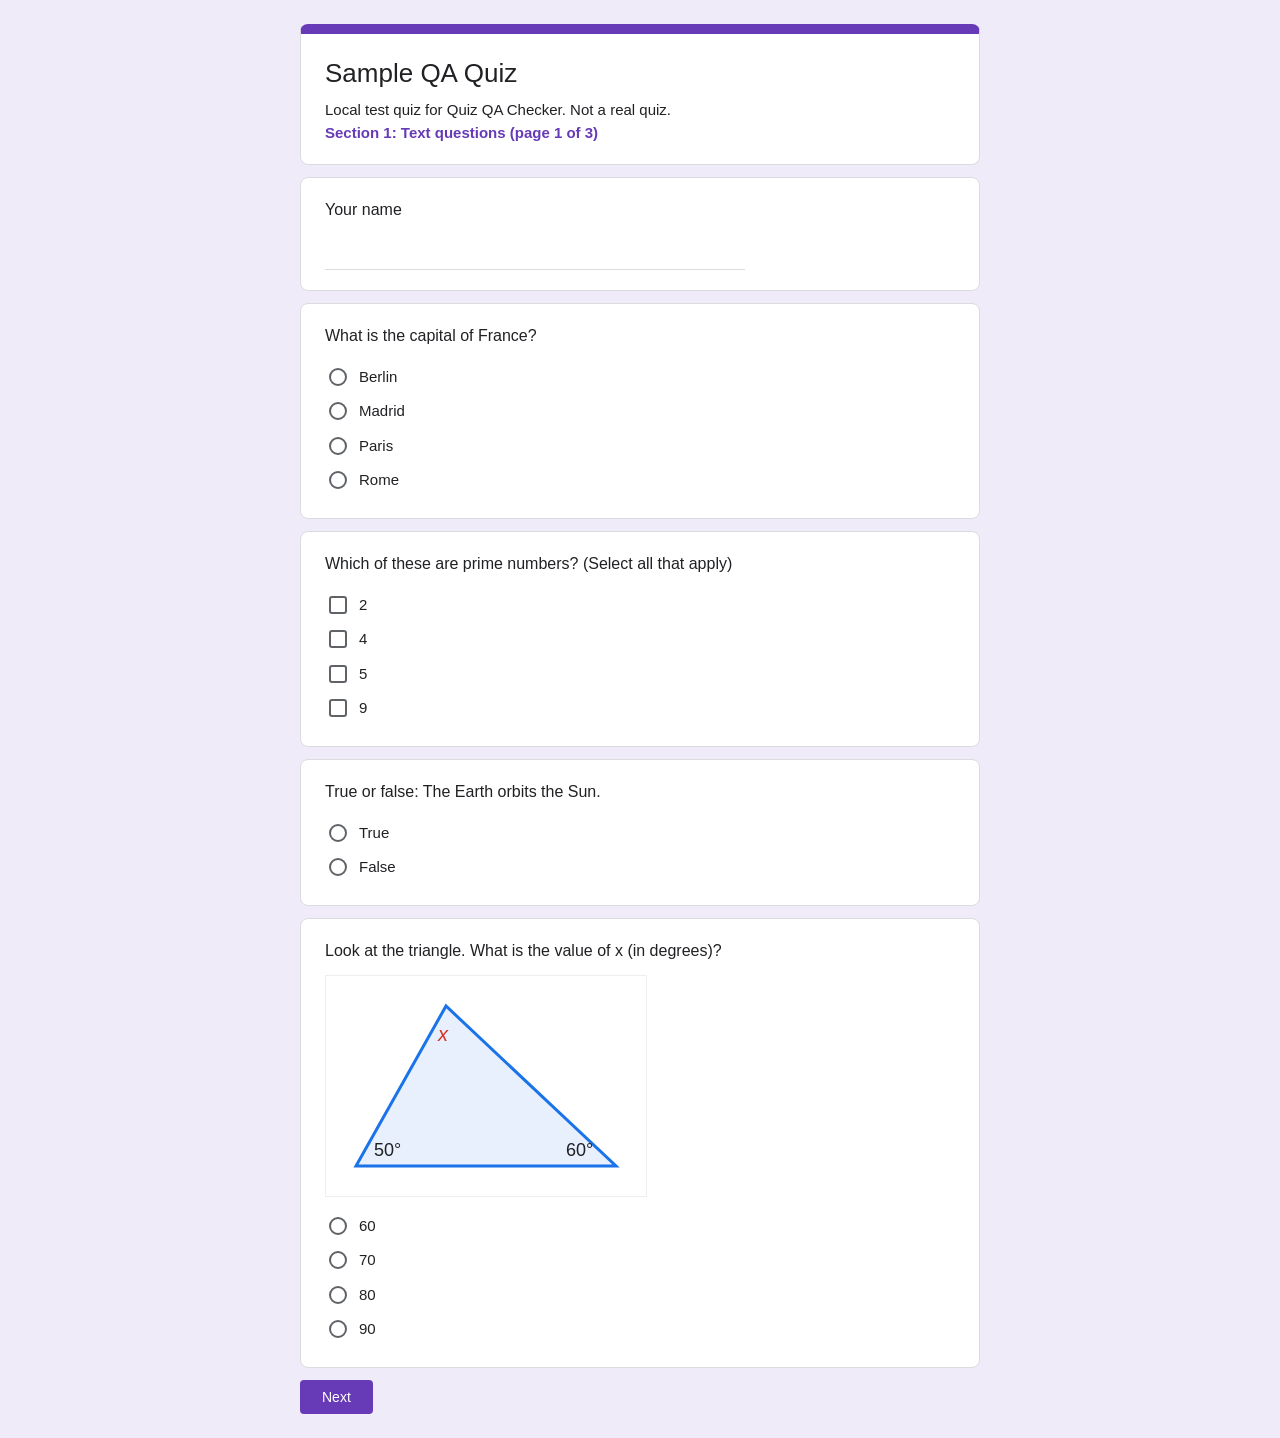
<file: sample-quiz/index.html>
<!doctype html>
<html lang="en">
<head>
  <meta charset="utf-8">
  <meta name="viewport" content="width=device-width, initial-scale=1">
  <title>Sample QA Quiz</title>
  <link rel="stylesheet" href="style.css">
</head>
<body>
  <div class="wrap">
    <div class="banner" id="bug-banner" hidden></div>
    <div class="card header">
      <h1 id="quiz-title"></h1>
      <div id="quiz-desc"></div>
      <div class="section-title" id="section-title"></div>
    </div>
    <form id="quiz-form" novalidate>
      <div role="list" id="questions"></div>
      <div class="nav">
        <button type="button" class="secondary" id="back-btn">Back</button>
        <button type="button" id="next-btn">Next</button>
        <button type="submit" id="submit-btn">Submit</button>
      </div>
    </form>
  </div>
  <script src="quiz-data.js"></script>
  <script src="quiz.js"></script>
</body>
</html>
</file>
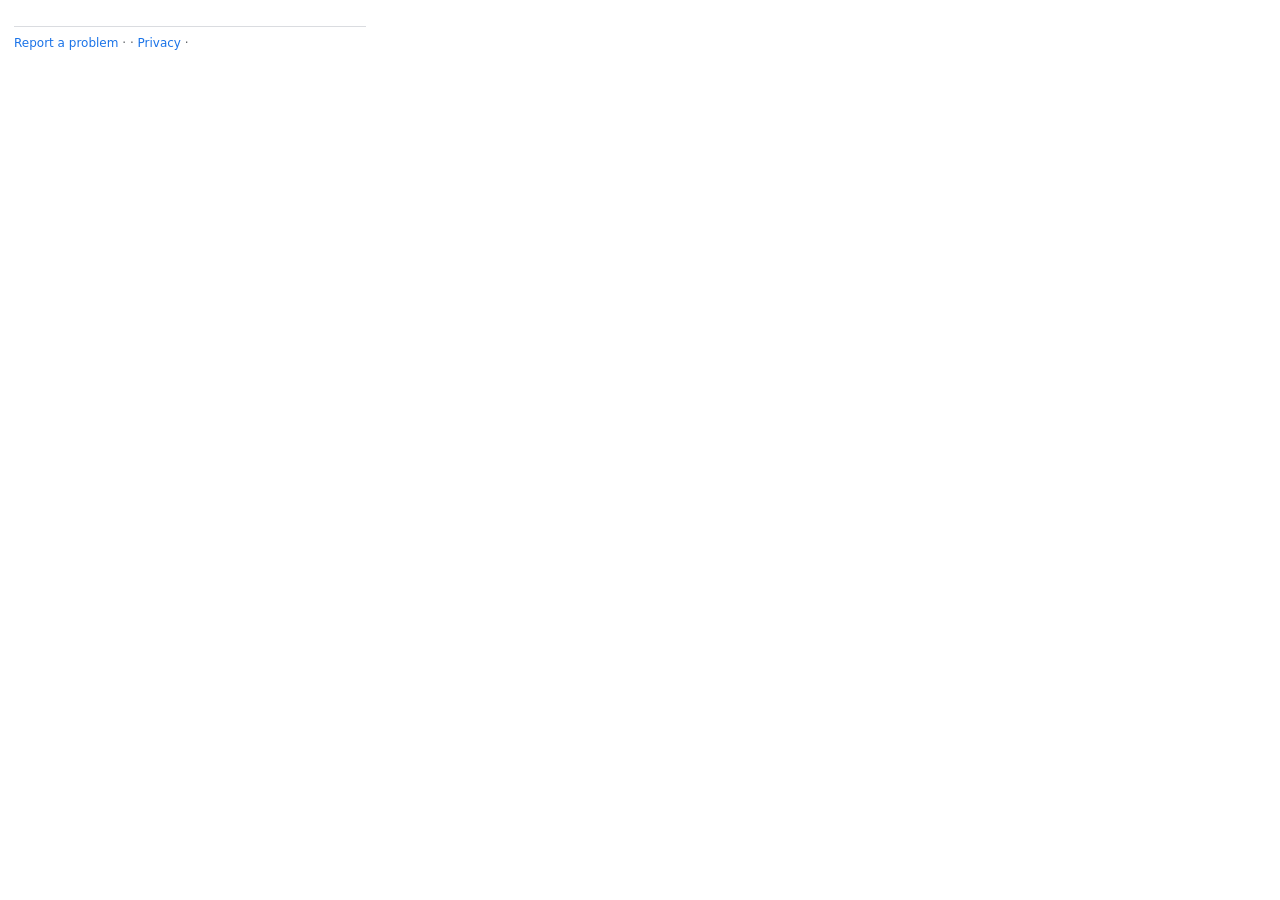
<file: popup.html>
<!doctype html>
<html lang="en">
<head>
  <meta charset="utf-8">
  <title>iFill</title>
  <style>
    :root {
      --bg: #ffffff; --fg: #1f1f1f; --muted: #5f6368; --line: #dadce0; --card: #f8f9fa;
      --accent: #1a73e8; --ok: #188038; --okbg: #e6f4ea; --err: #c5221f; --errbg: #fce8e6;
      --warnbg: #fef7e0; --warn: #8a5a00;
    }
    @media (prefers-color-scheme: dark) {
      :root {
        --bg: #202124; --fg: #e8eaed; --muted: #9aa0a6; --line: #3c4043; --card: #292a2d;
        --accent: #8ab4f8; --ok: #81c995; --okbg: #1e3a29; --err: #f28b82; --errbg: #3c1f1e;
        --warnbg: #3a3020; --warn: #fdd663;
      }
    }
    * { box-sizing: border-box; }
    body { width: 380px; margin: 0; padding: 14px; background: var(--bg); color: var(--fg);
           font: 13px/1.45 system-ui, -apple-system, "Segoe UI", sans-serif; }
    h1 { font-size: 16px; margin: 0 0 4px; }
    h2 { font-size: 13px; margin: 14px 0 6px; }
    p { margin: 4px 0 8px; }
    .muted { color: var(--muted); }
    .small { font-size: 12px; }
    label { display: block; font-weight: 600; margin: 10px 0 4px; }
    label.inline { display: flex; gap: 6px; align-items: flex-start; font-weight: 400; margin: 8px 0; }
    input[type=text], input[type=password], select, textarea {
      width: 100%; padding: 6px 8px; border: 1px solid var(--line); border-radius: 6px;
      background: var(--bg); color: var(--fg); font: inherit; }
    textarea { min-height: 70px; font-family: ui-monospace, Menlo, monospace; font-size: 11px; }
    .row { display: flex; gap: 6px; align-items: center; }
    .row > input { flex: 1; }
    button { padding: 6px 12px; border-radius: 6px; border: 1px solid var(--line);
             background: var(--card); color: var(--fg); font: inherit; cursor: pointer; }
    button.primary { background: var(--accent); border-color: var(--accent); color: #fff; }
    @media (prefers-color-scheme: dark) { button.primary { color: #202124; } }
    button:disabled { opacity: .55; cursor: default; }
    .notice { background: var(--warnbg); color: var(--fg); border-radius: 6px; padding: 8px 10px; font-size: 12px; margin: 8px 0; }
    .notice b { color: var(--warn); }
    .status { border-radius: 6px; padding: 7px 10px; margin: 8px 0; font-size: 12px; }
    .status.ok { background: var(--okbg); color: var(--ok); }
    .status.err { background: var(--errbg); color: var(--err); }
    .status.busy { background: var(--card); color: var(--muted); }
    button.danger { background: var(--err); border-color: var(--err); color: var(--bg); }
    .card { background: var(--card); border: 1px solid var(--line); border-radius: 8px; padding: 8px 10px; margin: 8px 0; }
    details { border-top: 1px solid var(--line); margin-top: 12px; padding-top: 6px; }
    summary { cursor: pointer; font-weight: 600; padding: 4px 0; }
    .btns { display: flex; flex-wrap: wrap; gap: 6px; margin-top: 8px; }
    a { color: var(--accent); }
    [hidden] { display: none !important; }
    footer { margin-top: 12px; padding-top: 8px; border-top: 1px solid var(--line); }
  </style>
</head>
<body>
  <!-- ============ ONBOARDING ============ -->
  <section id="onboarding" hidden>
    <h1>iFill</h1>
    <p>Quiz &amp; form testing assistant for quiz creators: fills in answers, submits,
       and helps you check the answer key and score. It never submits without asking you.</p>

    <div class="notice"><b>Privacy:</b> when you run it, the quiz's questions, options and images are sent
      to Google's Gemini API. On the free tier, Google may use this data to improve its products.
      Don't use it on confidential quizzes (or keep "Confirm before sending" on).</div>

    <div id="key-form-slot"></div>
    <p class="small muted">No key? <a href="#" id="skip-key">Continue without a key</a> to use Scoring test only
      (it sends nothing to Google). You can add a key later in Settings.</p>
  </section>

  <!-- ============ MAIN ============ -->
  <section id="main" hidden>
    <h1>iFill</h1>
    <div class="card small" id="summary"></div>

    <label for="mode">Mode</label>
    <select id="mode">
      <option value="scoring">Scoring test (no AI): fixed answer pattern</option>
      <option value="key">Key validation: Gemini answers, compare with key</option>
      <option value="dryrun">Dry run: show questions + Gemini answers, click nothing</option>
    </select>

    <div id="pattern-box">
      <label for="pattern">Answer pattern</label>
      <select id="pattern">
        <option value="first">Always the first option</option>
        <option value="alternating">Alternating: 1st, 2nd, 1st, 2nd…</option>
        <option value="custom">Custom list</option>
      </select>
      <input type="text" id="custom-pattern" placeholder="e.g. A,C,B+D or 1,3,2,4 (one per choice question)" hidden>
      <label for="scoring-text">Text for short-answer and paragraph questions</label>
      <input type="text" id="scoring-text" maxlength="200" placeholder="iFill test answer">
      <p class="small muted">Number fields get "1". Name, email and ID fields, and boxes you already filled, are left alone.</p>
    </div>

    <label class="inline" id="confirm-row">
      <input type="checkbox" id="confirm-send">
      <span>Confirm before sending quiz content to Google</span>
    </label>

    <div class="btns">
      <button class="primary" id="run-btn">Run on this tab</button>
      <button id="stop-btn" hidden>Stop</button>
      <button id="continue-btn" hidden>Continue</button>
    </div>
    <div id="run-status"></div>

    <div class="notice small"><b>Privacy:</b> Gemini modes send quiz content to Google; free-tier data may be used to improve Google's products.</div>

    <details id="settings">
      <summary>Settings</summary>
      <div id="key-form-slot-settings"></div>

      <h2>Settings file (does not include the key)</h2>
      <div class="btns">
        <button id="export-btn">Export settings</button>
        <button id="import-toggle">Import settings…</button>
      </div>
      <div id="import-box" hidden>
        <p class="small muted">Paste the contents of an exported settings file:</p>
        <textarea id="import-text"></textarea>
        <div class="btns"><button id="import-btn">Import</button></div>
      </div>
      <div id="settings-status"></div>

      <h2>History and cache</h2>
      <p class="small muted">Run history (questions, answers, Gemini's reasoning, page titles and addresses) and
        cached Gemini answers, stored in this browser. Your key and settings are kept.</p>
      <p class="small" id="history-info"></p>
      <div class="btns"><button id="clear-history">Clear history and cache</button></div>
      <div id="history-confirm" hidden>
        <p class="small" id="history-confirm-text"></p>
        <div class="btns">
          <button class="danger" id="history-yes">Delete</button>
          <button id="history-no">Cancel</button>
        </div>
      </div>
      <div id="history-status"></div>
    </details>
  </section>

  <!-- ============ KEY + MODEL FORM (shared, moved into a slot) ============ -->
  <template id="key-form-tpl">
    <label for="api-key">Gemini API key</label>
    <div class="row">
      <input type="password" id="api-key" autocomplete="off" spellcheck="false" placeholder="Paste key (starts with AIza…)">
      <button id="toggle-key" title="Show / hide">Show</button>
    </div>
    <p class="small muted">No key yet? Create a free one at
      <a href="https://aistudio.google.com/apikey" target="_blank" rel="noopener">aistudio.google.com</a>.
      Your current free-tier limits are shown in AI Studio's rate-limit page.</p>
    <p class="small" id="key-current"></p>

    <label class="inline">
      <input type="checkbox" id="sync-key">
      <span>Sync key across my Chrome profile
        <span class="small muted" style="display:block">Stores the key in your Google account's Chrome sync, so it appears
        on every computer where you're signed in to Chrome. Leave off to keep it on this computer only.</span></span>
    </label>

    <label for="model">Model</label>
    <select id="model"></select>
    <input type="text" id="model-other" placeholder="Type a model name, e.g. gemini-2.5-flash" hidden style="margin-top:6px">
    <div class="btns">
      <button id="load-models" class="small">Load models available to my key</button>
    </div>

    <div class="btns">
      <button id="test-btn">Test connection</button>
      <button class="primary" id="save-btn">Save</button>
      <button id="clear-key" hidden>Clear key</button>
    </div>
    <div id="key-status"></div>
  </template>

  <!-- ============ FOOTER (both views) ============ -->
  <footer class="small muted">
    <a id="report-link" target="_blank" rel="noopener">Report a problem</a>
    · <a id="email-link" target="_blank" rel="noopener"></a>
    · <a id="privacy-link" target="_blank" rel="noopener">Privacy</a>
    · <span id="version"></span>
  </footer>

  <script type="module" src="popup.js"></script>
</body>
</html>
</file>
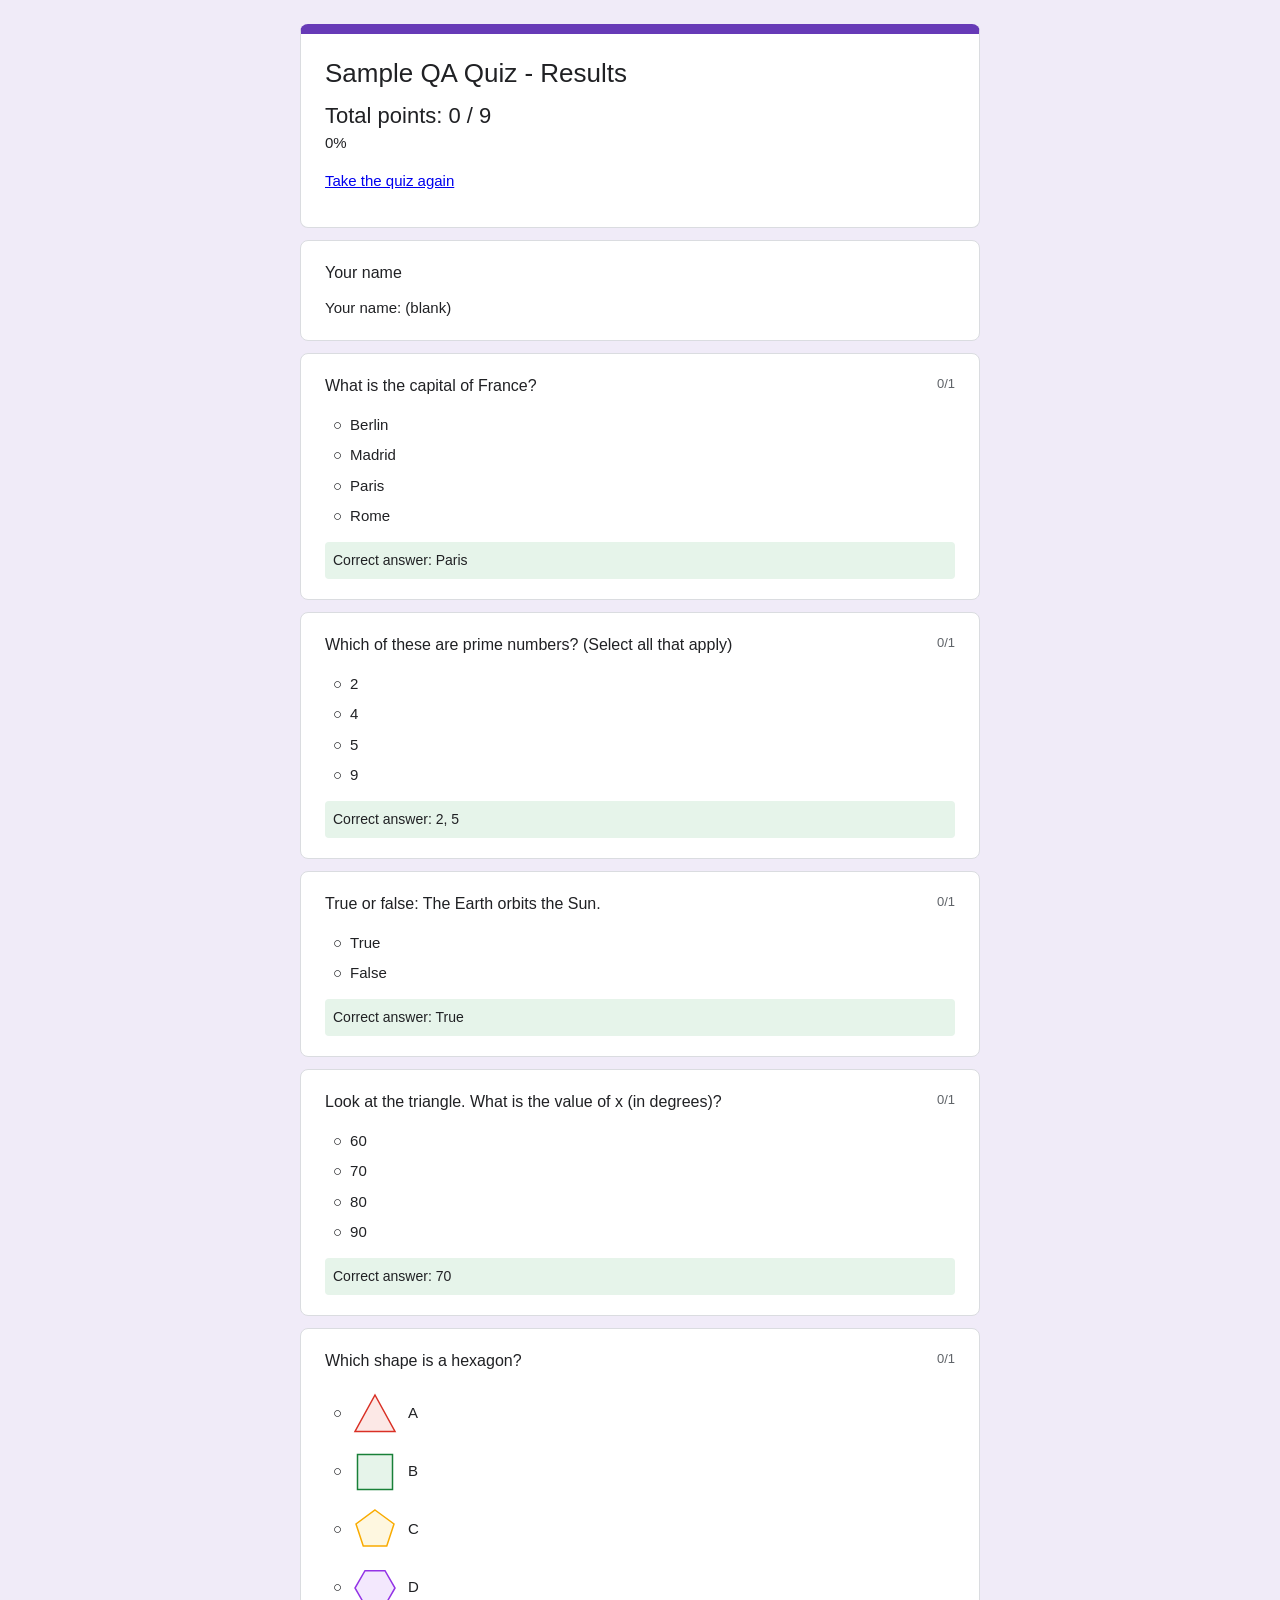
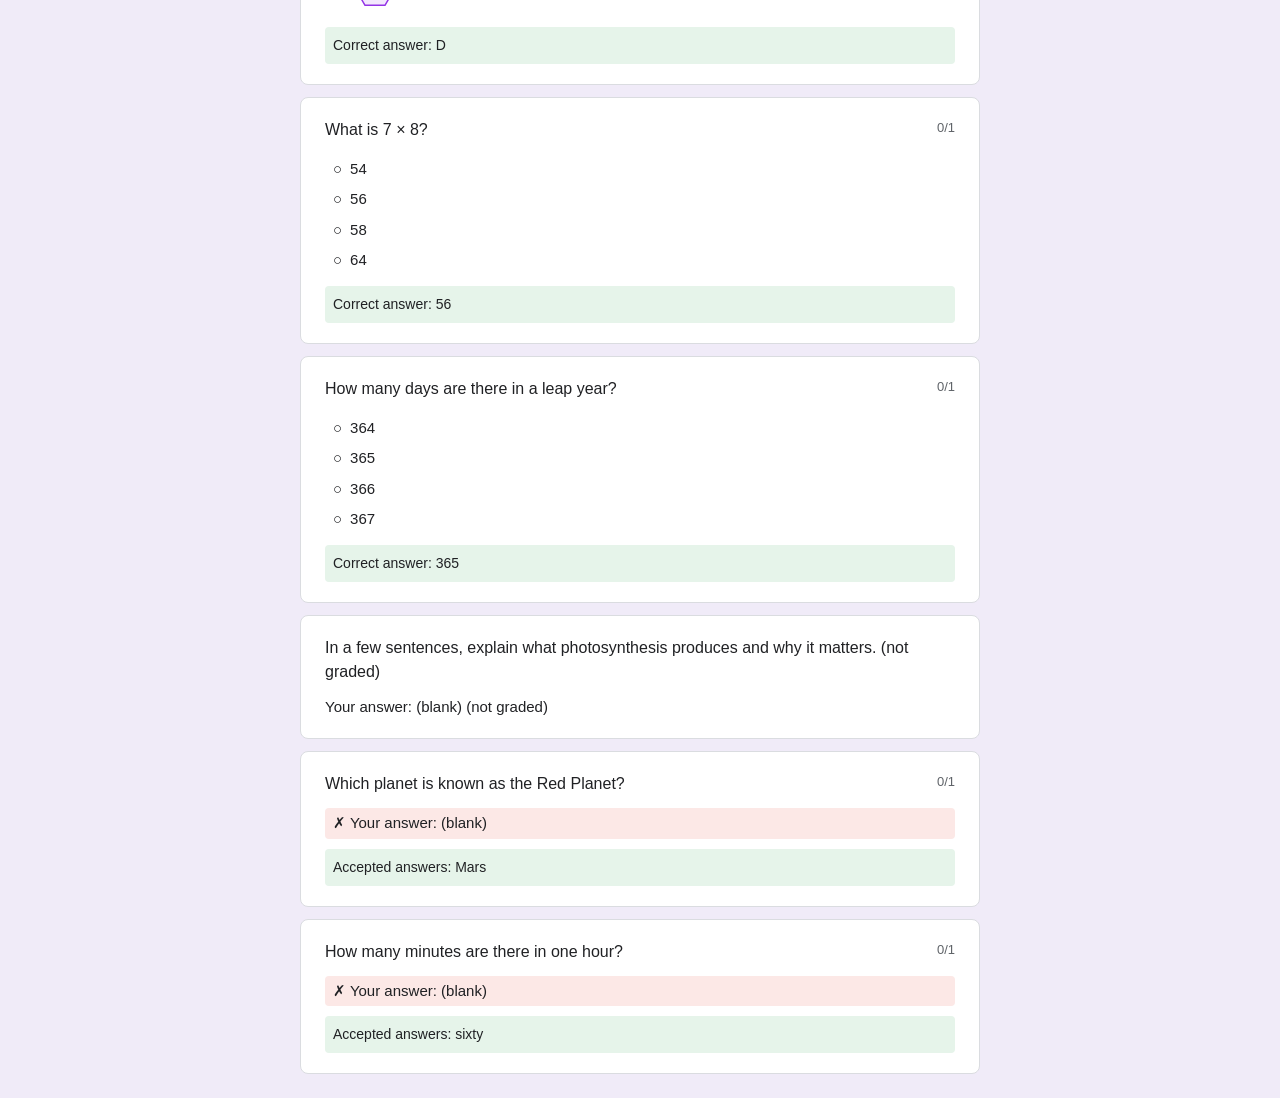
<file: sample-quiz/results.html>
<!doctype html>
<html lang="en">
<head>
  <meta charset="utf-8">
  <meta name="viewport" content="width=device-width, initial-scale=1">
  <title>Sample QA Quiz - Results</title>
  <link rel="stylesheet" href="style.css">
</head>
<body>
  <div class="wrap">
    <div class="banner" id="bug-banner" hidden></div>
    <div class="card header">
      <h1 id="quiz-title"></h1>
      <div class="score">Total points: <span id="score-display"></span></div>
      <div id="percent-display"></div>
      <p><a id="retake" href="index.html">Take the quiz again</a></p>
    </div>
    <div role="list" id="results"></div>
  </div>
  <script src="quiz-data.js"></script>
  <script src="results.js"></script>
</body>
</html>
</file>
<file: sample-quiz/style.css>
body { margin: 0; background: #f0ebf8; font: 15px/1.5 Arial, sans-serif; color: #202124; }
.wrap { max-width: 680px; margin: 24px auto; padding: 0 16px; }
.card { background: #fff; border-radius: 8px; border: 1px solid #dadce0; padding: 20px 24px; margin-bottom: 12px; }
.card.header { border-top: 10px solid #673ab7; }
.card h1 { margin: 0 0 6px; font-size: 26px; font-weight: 400; }
.section-title { font-weight: bold; color: #673ab7; }
.banner { background: #fff8e1; border: 1px solid #f9ab00; border-radius: 6px; padding: 8px 12px; font-size: 13px; margin-bottom: 12px; }

[role="heading"] { font-size: 16px; margin-bottom: 12px; }
.q-image { max-width: 100%; display: block; margin: 0 0 12px; border: 1px solid #eee; }
.locked { user-select: none; -webkit-user-select: none; }

.opt { display: flex; align-items: center; gap: 12px; padding: 6px 4px; cursor: pointer; border-radius: 4px; }
.opt:hover { background: #f8f9fa; }
.opt:focus { outline: 2px solid #673ab7; }
.mark { width: 18px; height: 18px; border: 2px solid #5f6368; flex: none; box-sizing: border-box; }
[role="radio"] .mark { border-radius: 50%; }
[role="checkbox"] .mark { border-radius: 3px; }
[aria-checked="true"] .mark { border-color: #673ab7; background: radial-gradient(#673ab7 45%, transparent 50%); }
[role="checkbox"][aria-checked="true"] .mark { background: #673ab7; }
.opt img { width: 70px; height: 70px; border: 1px solid #eee; }

textarea { width: 100%; box-sizing: border-box; min-height: 60px; font: inherit; }
input[type="text"] { width: 100%; max-width: 420px; box-sizing: border-box; padding: 6px 2px; font: inherit; border: 0; border-bottom: 1px solid #dadce0; }
input[type="text"]:focus { outline: none; border-bottom: 2px solid #673ab7; }
.nav { display: flex; gap: 8px; }
button { background: #673ab7; color: #fff; border: 0; border-radius: 4px; padding: 9px 22px; font-size: 14px; cursor: pointer; }
button.secondary { background: #fff; color: #673ab7; border: 1px solid #dadce0; }

/* Results page */
.score { font-size: 22px; }
.res-opt { padding: 4px 8px; border-radius: 4px; display: flex; gap: 8px; align-items: center; }
.res-opt.chosen.right { background: #e6f4ea; }
.res-opt.chosen.wrong { background: #fce8e6; }
.res-opt img { width: 50px; height: 50px; }
.points { float: right; color: #5f6368; font-size: 13px; }
.correct-answer { margin-top: 10px; padding: 8px; background: #e6f4ea; border-radius: 4px; font-size: 14px; }
</file>
